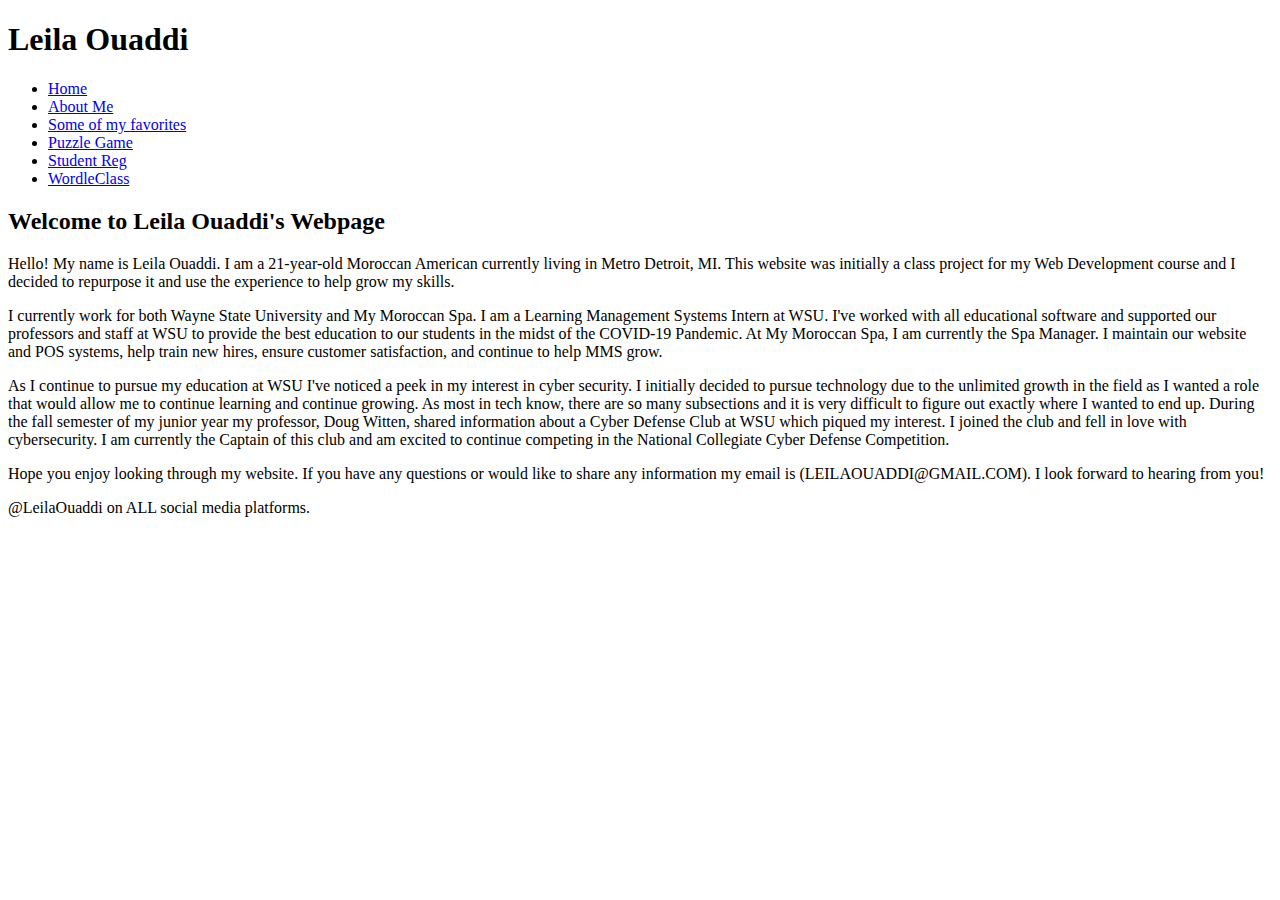
<file: index.html>
<!doctype html>
<html>



<head>
<meta charset="UTF-8">
<title>Leila Ouaddi</title>
<meta name="viewport" content="width=device-width, initial-scale=1">
<style>
<div class="indexstyles">
</style>
</head>
<header>
<h1>Leila Ouaddi <height="200" width="400"></h1>
</header>
<body>
  <nav>
    <ul>
	<li><a href="index.html">Home</a></li>
 	<li><a href="Me.html">About Me</a></li>
	<li><a href="SO.html">Some of my favorites</a></li>
	<li><a href="Puzzle.html">Puzzle Game</a></li>
	<li><a href="studentreg.html">Student Reg</a></li>
	<li><a href="wordleclass.html">WordleClass</a></li>

	
    </ul>
  </nav>  
	<body>
<main>
  <p><h2>Welcome to Leila Ouaddi's Webpage</h2></p>

<p> Hello! My name is Leila Ouaddi. I am a 21-year-old Moroccan American currently living in Metro Detroit, MI. This website was initially a class project for my Web Development course and I decided
	 to repurpose it and use the experience to help grow my skills. </p>
	
<p>I currently work for both Wayne State University and My Moroccan Spa. I am a Learning Management Systems Intern at WSU. I've worked with all educational software and supported our professors
	and staff at WSU to provide the best education to our students in the midst of the COVID-19 Pandemic. At My Moroccan Spa, I am currently the Spa Manager. I maintain our website and POS systems,
	help train new hires, ensure customer satisfaction, and continue to help MMS grow.</p>
	
<p>As I continue to pursue my education at WSU I've noticed a peek in my interest in cyber security. I initially decided to pursue technology due to the unlimited growth in the field as I wanted
a role that would allow me to continue learning and continue growing. As most in tech know, there are so many subsections and it is very difficult to figure out exactly where I wanted to end up.
During the fall semester of my junior year my professor, Doug Witten, shared information about a Cyber Defense Club at WSU which piqued my interest. I joined the club and fell in love with cybersecurity.
I am currently the Captain of this club and am excited to continue competing in the National Collegiate Cyber Defense Competition.</p>

	<p> Hope you enjoy looking through my website. If you have any questions or would like to share any information my email is (LEILAOUADDI@GMAIL.COM). I look forward to hearing from you!</p>


</main>

<footer>
  <p>@LeilaOuaddi on ALL social media platforms.</p>
</footer>

</body>
</div>
</file>
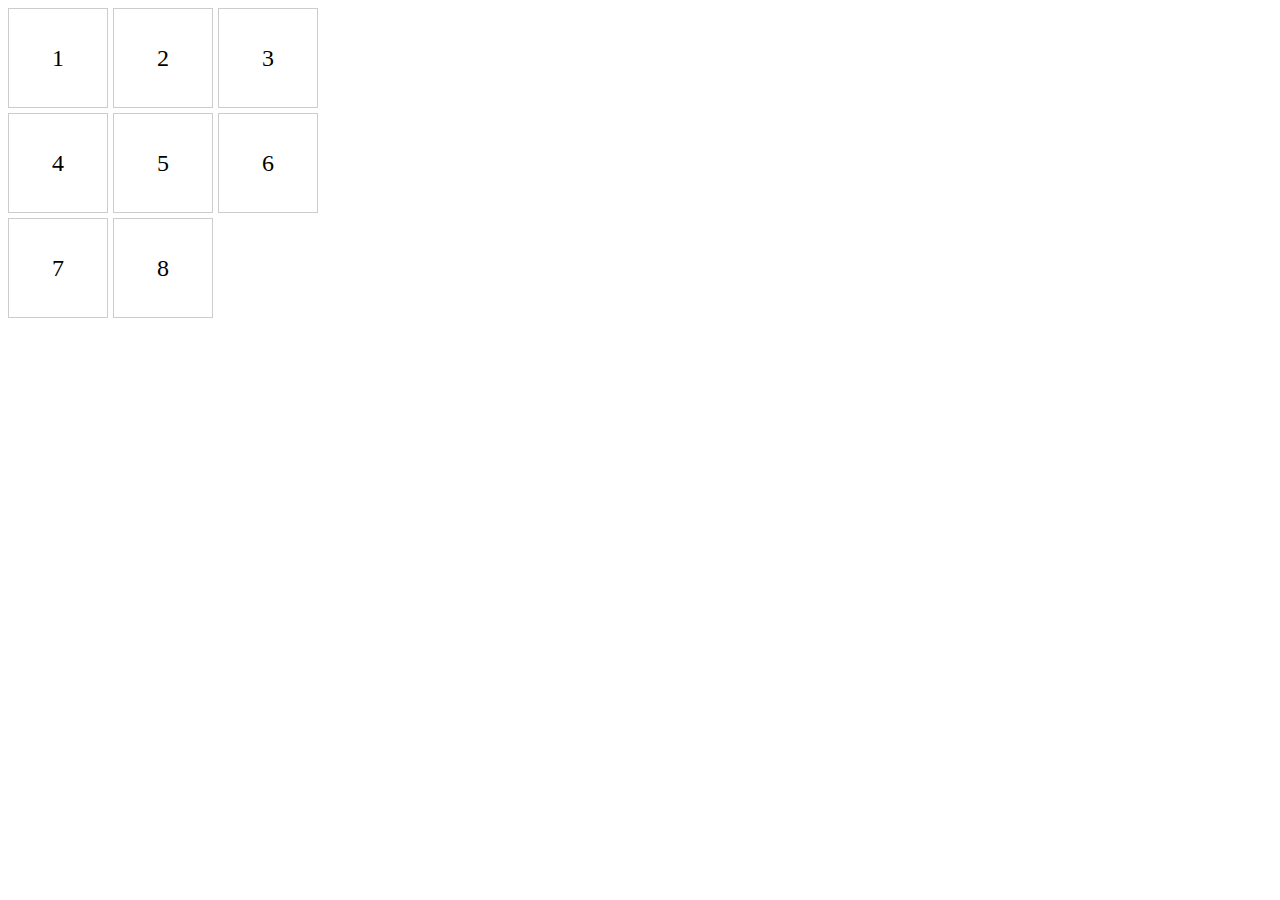
<file: puzgame.html>
<!DOCTYPE html>
<html lang="en">
<head>
<meta charset="UTF-8">
<meta name="viewport" content="width=device-width, initial-scale=1.0">
<title>Number Puzzle</title>
<style>
  .grid-container {
    display: grid;
    grid-template-columns: repeat(3, 100px);
    grid-template-rows: repeat(3, 100px);
    gap: 5px;
  }
  .grid-item {
    border: 1px solid #ccc;
    display: flex;
    justify-content: center;
    align-items: center;
    font-size: 24px;
    cursor: pointer;
  }
  .hidden {
    visibility: hidden;
  }
</style>
</head>
<body>

<div class="grid-container" id="grid">
  <div class="grid-item" data-number="1" onclick="moveNumber(this)">1</div>
  <div class="grid-item" data-number="2" onclick="moveNumber(this)">2</div>
  <div class="grid-item" data-number="3" onclick="moveNumber(this)">3</div>
  <div class="grid-item" data-number="4" onclick="moveNumber(this)">4</div>
  <div class="grid-item" data-number="5" onclick="moveNumber(this)">5</div>
  <div class="grid-item" data-number="6" onclick="moveNumber(this)">6</div>
  <div class="grid-item" data-number="7" onclick="moveNumber(this)">7</div>
  <div class="grid-item" data-number="8" onclick="moveNumber(this)">8</div>
  <div class="grid-item hidden" id="number9">9</div>
</div>

<script>
  let correctOrder = ["1", "2", "3", "4", "5", "6", "7", "8"];
  
  function moveNumber(element) {
    let grid = document.getElementById('grid');
    let items = grid.getElementsByClassName('grid-item');
    
    // Check if the clicked number is movable
    if (element.textContent === '9') return;
    
    // Find empty cell
    let emptyCell = Array.from(items).find(item => item.textContent === '9');
    let currentIndex = Array.from(items).indexOf(element);
    let emptyIndex = Array.from(items).indexOf(emptyCell);
    
    // Check if the clicked number is next to the empty cell
    if ((emptyIndex === currentIndex - 1 && currentIndex % 3 !== 0) || 
        (emptyIndex === currentIndex + 1 && currentIndex % 3 !== 2) ||
        emptyIndex === currentIndex - 3 ||
        emptyIndex === currentIndex + 3) {
      // Swap numbers
      [element.textContent, emptyCell.textContent] = [emptyCell.textContent, element.textContent];
      
      // Check if the numbers are in correct order
      let currentOrder = Array.from(items).map(item => item.textContent);
      if (JSON.stringify(currentOrder) === JSON.stringify(correctOrder)) {
        document.getElementById('number9').classList.remove('hidden');
      }
    }
  }
</script>

</body>
</html>
</file>
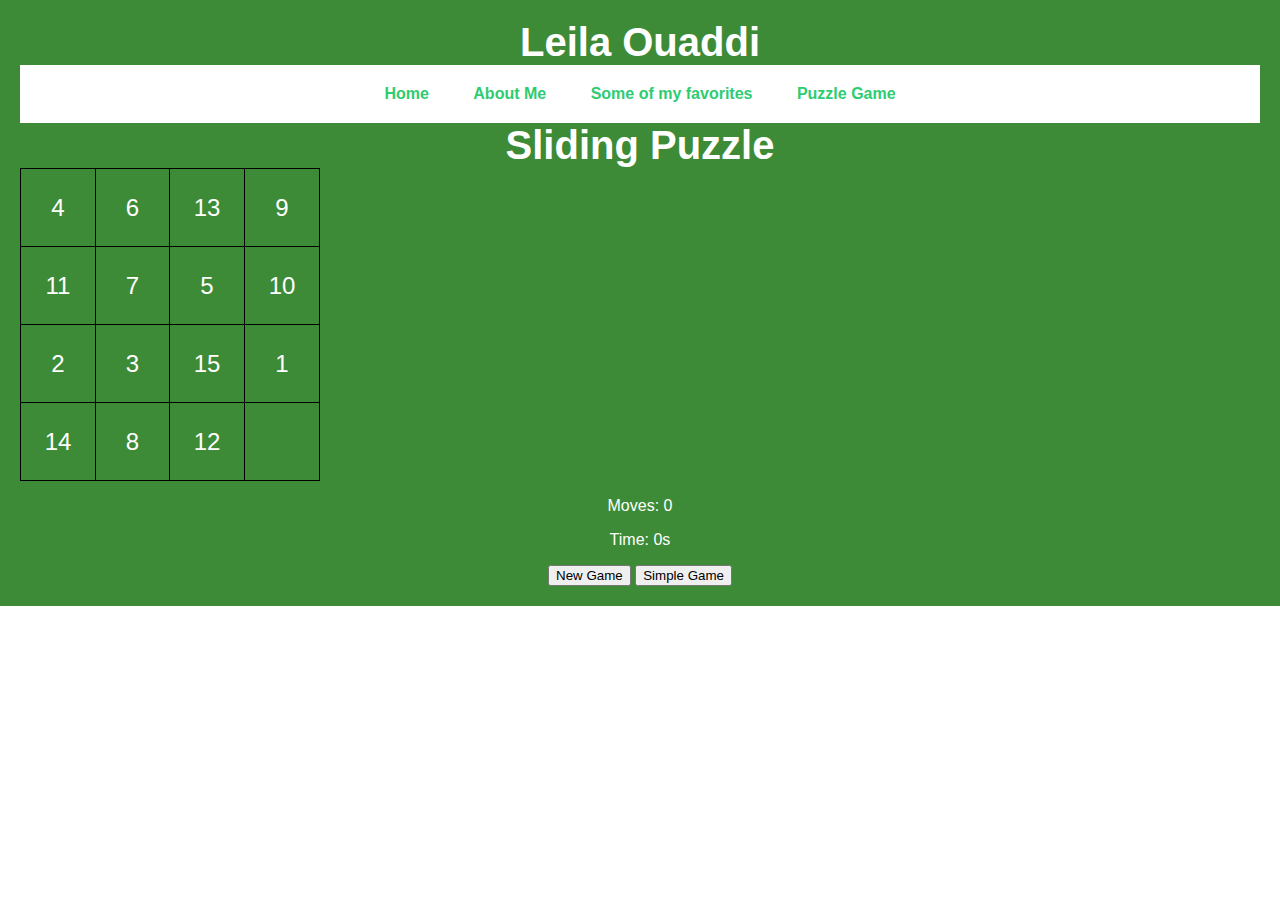
<file: Puzzle.html>
<!DOCTYPE html>
<html>
<head>
<meta charset="UTF-8">
<title>Leila Ouaddi</title>
<meta name="viewport" content="width=device-width, initial-scale=1">
<style>
@import url(indexstyles.css);
</style>
</head>
<header>
<h1>Leila Ouaddi <height="200" width="400"></h1>
<body>
  <nav>
    <ul>
	<li><a href="index.html">Home</a></li>
 	<li><a href="Me.html">About Me</a></li>
	<li><a href="SO.html">Some of my favorites</a></li>
	<li><a href="Puzzle.html">Puzzle Game</a></li>

	
    </ul>
  </nav>  
    <title>Sliding Puzzle</title>
    <style>
        table {
            border-collapse: collapse;
            width: 300px;
            height: 300px;
        }

        td {
            width: 75px;
            height: 75px;
            border: 1px solid black;
            text-align: center;
            font-size: 24px;
            cursor: pointer;
        }
    </style>
</head>
<body>
    <h1>Sliding Puzzle</h1>
    <table id="puzzle">
    </table>
    <p>Moves: <span id="moves">0</span></p>
    <p>Time: <span id="time">0s</span></p>
    <button onclick="newGame()">New Game</button>
    <button onclick="simpleGame()">Simple Game</button>

    <script>
        let board = [];
        let emptyRow = 3;
        let emptyCol = 3;
        let moves = 0;
        let startTime, endTime;

        function shuffleBoard() {
            for (let i = 0; i < 15; i++) {
                board.push(i + 1);
            }
            for (let i = 0; i < 15; i++) {
                const randomIndex = Math.floor(Math.random() * 15);
                [board[i], board[randomIndex]] = [board[randomIndex], board[i]];
            }
        }

        function createBoard() {
            let table = document.getElementById("puzzle");
            let count = 0;
            for (let i = 0; i < 4; i++) {
                let row = table.insertRow(i);
                for (let j = 0; j < 4; j++) {
                    let cell = row.insertCell(j);
                    if (count < 15) {
                        cell.textContent = board[count];
                        cell.onclick = () => moveTile(i, j);
                        count++;
                    }
                }
            }
        }

        function moveTile(row, col) {
            if ((row === emptyRow && Math.abs(col - emptyCol) === 1) ||
                (col === emptyCol && Math.abs(row - emptyRow) === 1)) {
                board[emptyRow * 4 + emptyCol] = board[row * 4 + col];
                board[row * 4 + col] = 0;
                emptyRow = row;
                emptyCol = col;
                moves++;
                document.getElementById("moves").textContent = moves;
                updateBoard();
                if (isGameOver()) {
                    endTime = new Date();
                    const timeDiff = (endTime - startTime) / 1000;
                    document.getElementById("time").textContent = timeDiff + "s";
                    alert("Congratulations! You've solved the puzzle in " + moves + " moves.");
                }
            }
        }

        function isGameOver() {
            for (let i = 0; i < 15; i++) {
                if (board[i] !== i + 1) {
                    return false;
                }
            }
            return true;
        }

        function updateBoard() {
            let cells = document.getElementsByTagName("td");
            for (let i = 0; i < 15; i++) {
                cells[i].textContent = board[i];
            }
        }

        function newGame() {
            board = [];
            emptyRow = 3;
            emptyCol = 3;
            moves = 0;
            document.getElementById("moves").textContent = moves;
            startTime = new Date();
            shuffleBoard();
            createBoard();
            updateBoard();
        }

        function simpleGame() {
            board = [1, 2, 3, 4, 5, 6, 7, 8, 9, 10, 11, 12, 13, 14, 0, 15];
            emptyRow = 3;
            emptyCol = 2;
            moves = 0;
            document.getElementById("moves").textContent = moves;
            startTime = new Date();
            createBoard();
            updateBoard();
        }

        newGame();
    </script>
</body>
</html>
</file>
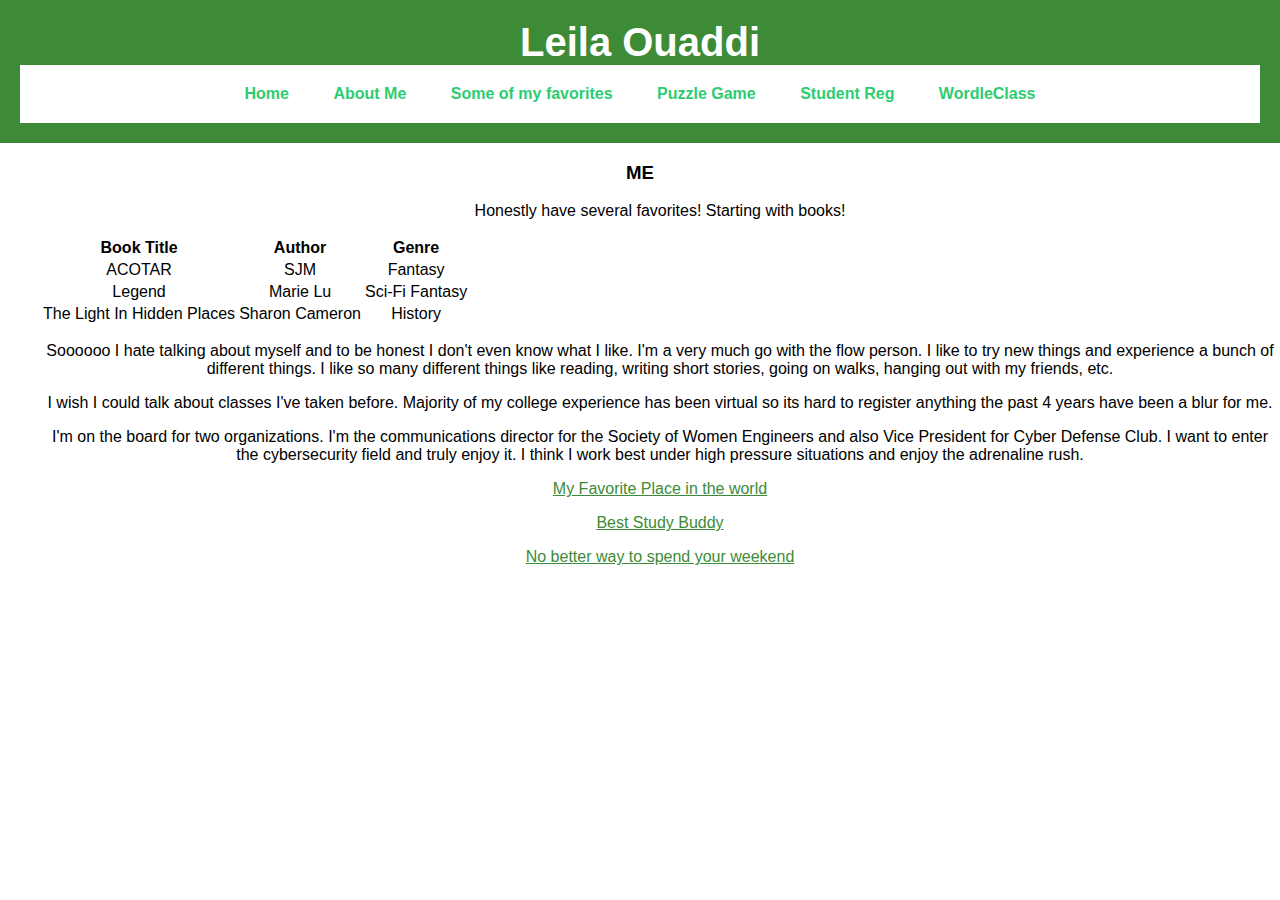
<file: SO.html>
<!DOCTYPE html>
<html>

<title>leilaouaddi.com</title>

<head>
<meta charset="utf-8">
<meta name="viewport" content="width=device-width, initial-scale=1">
<style>
@import url(indexstyles.css);
</style>
<header>
  <h1>Leila Ouaddi <height="200" width="400"></h1>
  <nav>
    <ul>
	<li><a href="index.html">Home</a></li>
 	<li><a href="Me.html">About Me</a></li>
	<li><a href="SO.html">Some of my favorites</a></li>
	<li><a href="Puzzle.html">Puzzle Game</a></li>
	<li><a href="studentreg.html">Student Reg</a></li>
	<li><a href="wordleclass.html">WordleClass</a></li>	


    </ul>
  </nav>  

</header>
<body>

<dl>
<h3><dt> ME </dt></h3>

<dd><p> Honestly have several favorites! Starting with books! </p><dd>
<table>
  <tr>
    <th>Book Title</th>
    <th>Author</th>
    <th>Genre</th>
  </tr>
  <tr>
    <td>ACOTAR</td>
    <td>SJM</td>
    <td>  Fantasy</td>
  </tr>
  <tr>
    <td>Legend</td>
    <td>Marie Lu</td>
    <td>Sci-Fi Fantasy</td>
  </tr>
  <tr>
    <td>The Light In Hidden Places</td>
    <td>Sharon Cameron</td>
    <td>History</td>
  </tr>
</table>

<dd><p>Soooooo I hate talking about myself and to be honest I don't even know what I like. I'm a very much go with the flow person. I like to try new things and experience a bunch of different things. I like so many different things like reading, writing short stories, going on walks, hanging out with my friends, etc. </p><dd>

<dd><p> I wish I could talk about classes I've taken before. Majority of my college experience has been virtual so its hard to register anything the past 4 years have been a blur for me.</p><dd>

<dd><p>I'm on the board for two organizations. I'm the communications director for the Society of Women Engineers and also Vice President for Cyber Defense Club. I want to enter the cybersecurity field and truly enjoy it. I think I work best under high pressure situations and enjoy the adrenaline rush.</p><dd>

<p><a href="http://www.barnesandnoble.com">My Favorite Place in the world</a></p>
<p><a href="http://www.starbucks.com">Best Study Buddy</a></p>
<p><a href="http://www.hulu.com">No better way to spend your weekend</a></p>



</body>
</html>
</file>
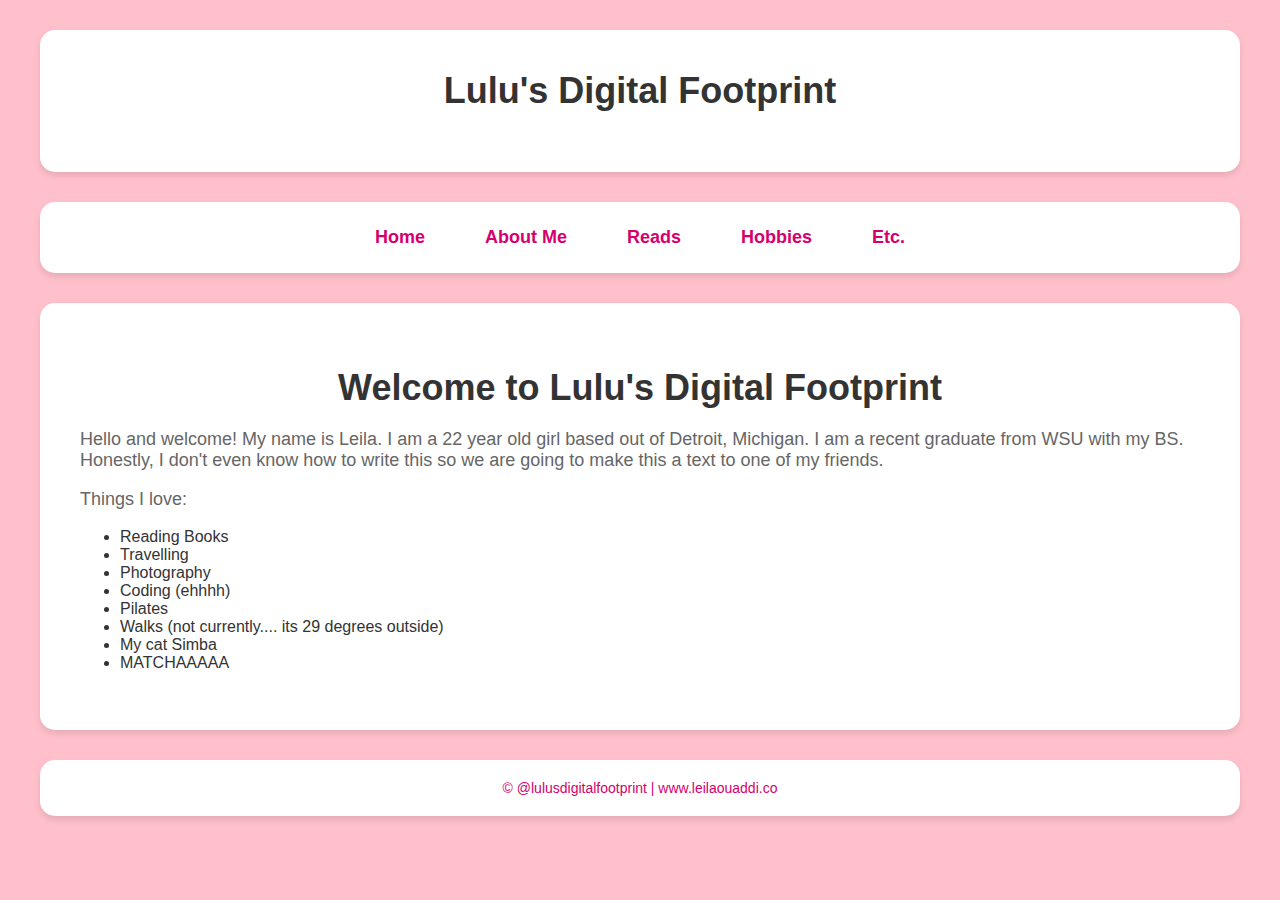
<file: test.html>
<!DOCTYPE html>
<html lang="en">
<head>
    <meta charset="UTF-8">
    <meta name="viewport" content="width=device-width, initial-scale=1.0">
    <meta http-equiv="X-UA-Compatible" content="ie=edge">
    <title>Lulu's Digital Footprint</title>

    <link href="https://fonts.googleapis.com/css2?family=Pacifico&display=swap" rel="stylesheet">

    <style>
        /* General body styling */
        body {
            font-family: Arial, sans-serif;
            margin: 0;
            padding: 0;
            background-color: pink; /* Pink background for the entire page */
            color: #333;
        }

        /* Container for the whole page */
        .container {
            max-width: 1200px; /* To ensure the page doesn't stretch too wide */
            margin: 0 auto;
            padding: 30px;
        }
]
        /* Header section with white bubble background */
        header {
            background-color: white;
            padding: 40px;
            border-radius: 15px; /* Rounded corners for the bubble effect */
            margin-bottom: 30px; /* Spacing between header and content */
            box-shadow: 0 4px 6px rgba(0, 0, 0, 0.1); /* Subtle shadow for depth */
        }

        header h1 {
            margin: 0;
            font-size: 32px;
            color: #333;
        }

        header p {
            font-size: 18px;
            margin-top: 10px;
            color: #666;
        }

        /* Navigation menu under the header with a white bubble */
        nav {
            background-color: white;
            padding: 15px;
            border-radius: 15px;
            display: flex;
            justify-content: center;
            gap: 20px;
            margin-bottom: 30px;
            box-shadow: 0 4px 6px rgba(0, 0, 0, 0.1); /* Subtle shadow for depth */
        }

        nav a {
            text-decoration: none;
            font-size: 18px;
            color: #d5006d; /* Pink color for links */
            font-weight: bold;
            padding: 10px 20px;
            border-radius: 5px;
            transition: background-color 0.3s ease, color 0.3s ease;
        }

        nav a:hover {
            background-color: #d5006d; /* Darker pink on hover */
            color: white;
        }

        /* Main content section behind the header with a white bubble */
        .content {
            background-color: white;
            padding: 40px;
            border-radius: 15px;
            box-shadow: 0 4px 6px rgba(0, 0, 0, 0.1); /* Subtle shadow for depth */
            margin-bottom: 30px; /* Spacing between content and footer */
        }

        .content h1 {
            font-size: 36px;
            color: #333;
            margin-bottom: 20px;
        }

        .content p {
            font-size: 18px;
            color: #666;
        }

        /* Footer section with white bubble */
        footer {
            background-color: white;
            text-align: center;
            padding: 20px;
            border-radius: 15px;
            box-shadow: 0 4px 6px rgba(0, 0, 0, 0.1); /* Subtle shadow for depth */
        }

        footer p {
            font-size: 14px;
            color: #d5006d;
            margin: 0;
        }

        footer a {
            color: #d5006d;
            text-decoration: none;
        }
        .center-text {
    text-align: center;
}
        .font-pacifico {
            font-family: 'Pacifico', cursive;
        }
        

    </style>
</head>
<body>

    <div class="container">
        <div class ="content">
            <div class="center-text">
        <!-- Header Section -->
        <header>

            <h1>Lulu's Digital Footprint</h1>

        </header>
            </div>
        </div>
        <!-- Navigation Menu -->
        <nav>
            
            <a href="#home">Home</a>
            <a href="text.html">About Me</a>
            <a href="#reads">Reads</a>
            <a href="#hobbies">Hobbies</a>
            <a href="#etc">Etc.</a>
        </nav>

        <!-- Main Content Section -->
        <div class="content">
            <div class="center-text">
            <h1>Welcome to Lulu's Digital Footprint</h1>
            </div>
            
            <p>Hello and welcome! My name is Leila. I am a 22 year old girl based out of Detroit, Michigan. I am a recent
                graduate from WSU with my BS. Honestly, I don't even know how to write this so we are going to make this a text to
                one of my friends. </p>

              <p class="pacifico-text">Things I love: </p>
        <p class="pacifico-text">
            <ul>
                    <li>Reading Books</li>
                    <li>Travelling</li>
                    <li>Photography</li>
                    <li>Coding (ehhhh)</li>
                    <li> Pilates</li>
                    <li>Walks (not currently.... its 29 degrees outside)</li>
                    <li>My cat Simba</li>
                    <li>MATCHAAAAA</li>
                </ul>

        </p>
        </div>

        <!-- Footer Section -->
        <footer>
            <p>&copy; @lulusdigitalfootprint | <a href="http://www.leilaouaddi.co" target="_blank">www.leilaouaddi.co</a></p>
        </footer>
    </div>

</body>
</html>
</file>
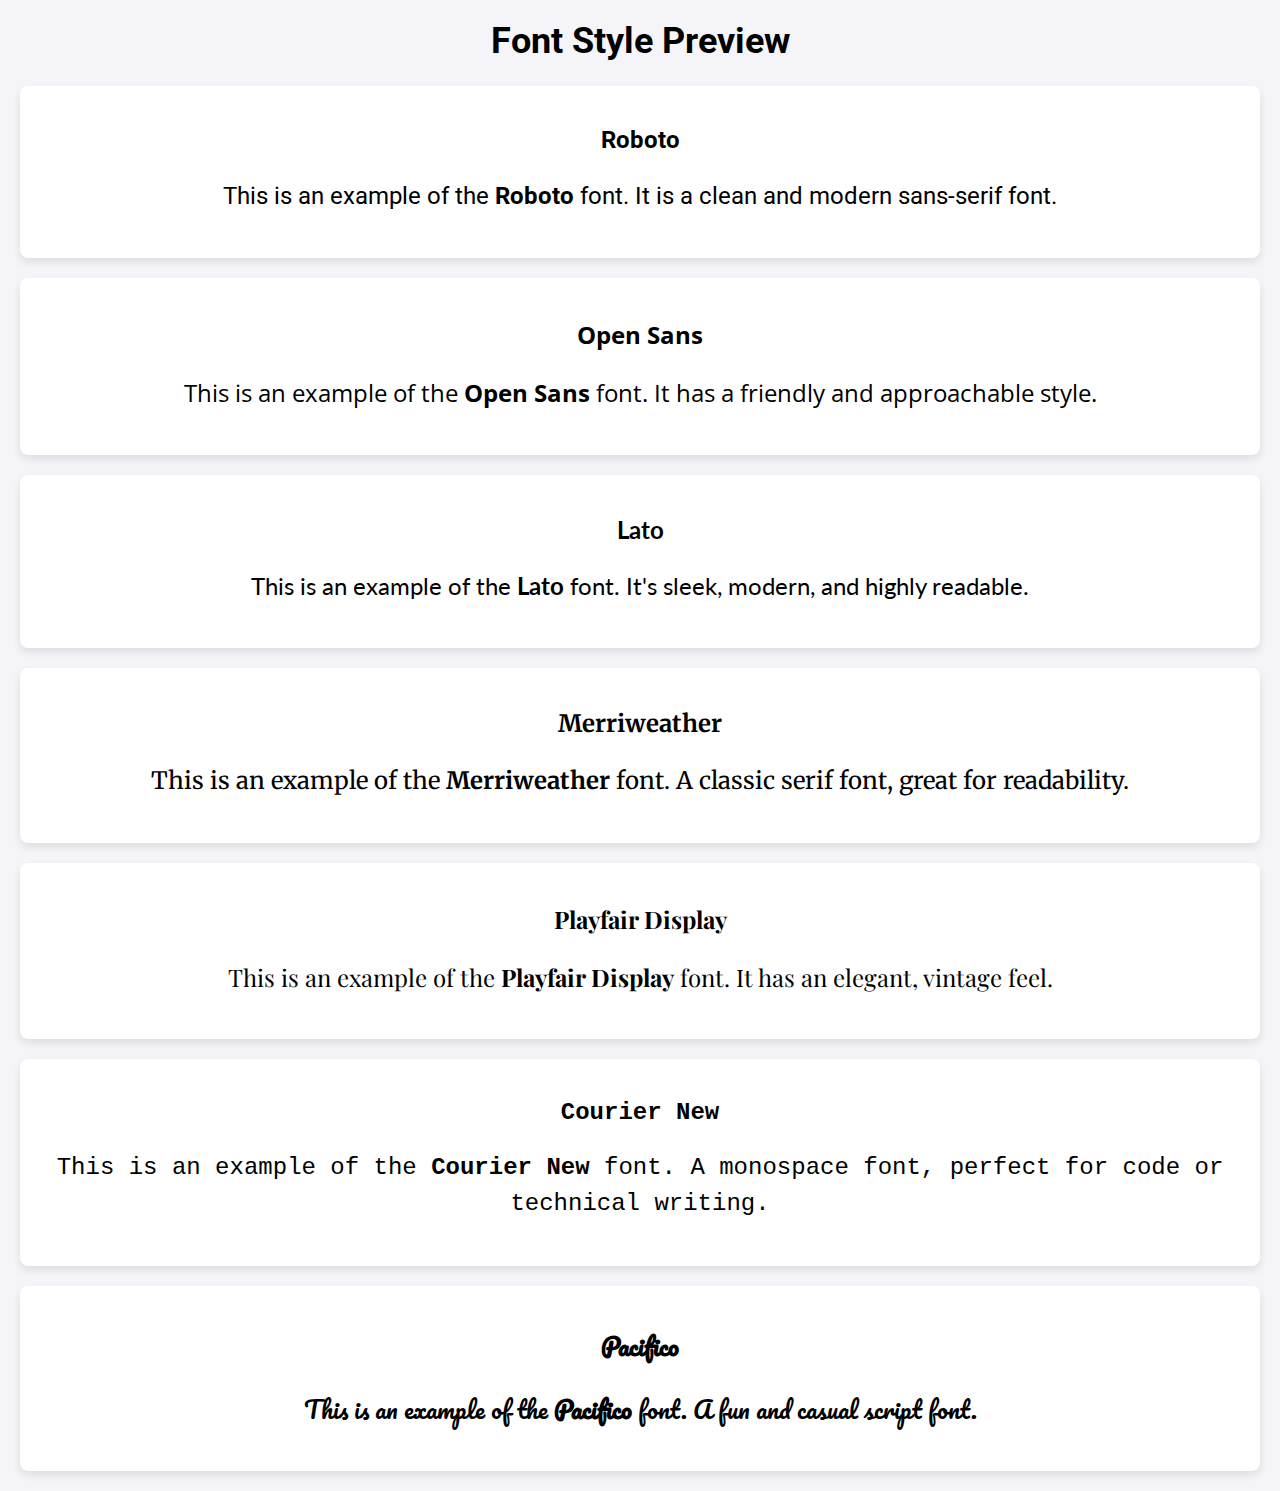
<file: text.html>
<!DOCTYPE html>
<html lang="en">
<head>
    <meta charset="UTF-8">
    <meta name="viewport" content="width=device-width, initial-scale=1.0">
    <title>Font Preview</title>
    <link href="https://fonts.googleapis.com/css2?family=Roboto:wght@400;700&family=Open+Sans:wght@400;700&family=Lato:wght@300;400;700&family=Merriweather:wght@400;700&family=Playfair+Display:wght@400;700&family=Courier+New&family=Pacifico&display=swap" rel="stylesheet">
    <style>
        body {
            font-family: 'Roboto', sans-serif;
            background-color: #f4f4f9;
            margin: 0;
            padding: 0;
            text-align: center;
        }

        h1 {
            font-size: 36px;
            margin-top: 20px;
        }

        .font-preview {
            margin: 20px;
            padding: 20px;
            background-color: white;
            border-radius: 8px;
            box-shadow: 0 4px 8px rgba(0, 0, 0, 0.1);
            text-align: center;
        }

        .font-preview p {
            font-size: 24px;
            line-height: 1.5;
        }

        .font-roboto {
            font-family: 'Roboto', sans-serif;
        }

        .font-open-sans {
            font-family: 'Open Sans', sans-serif;
        }

        .font-lato {
            font-family: 'Lato', sans-serif;
        }

        .font-merriweather {
            font-family: 'Merriweather', serif;
        }

        .font-playfair {
            font-family: 'Playfair Display', serif;
        }

        .font-courier {
            font-family: 'Courier New', monospace;
        }

        .font-pacifico {
            font-family: 'Pacifico', cursive;
        }
    </style>
</head>
<body>

    <h1>Font Style Preview</h1>

    <!-- Roboto -->
    <div class="font-preview font-roboto">
        <h2>Roboto</h2>
        <p>This is an example of the <strong>Roboto</strong> font. It is a clean and modern sans-serif font.</p>
    </div>

    <!-- Open Sans -->
    <div class="font-preview font-open-sans">
        <h2>Open Sans</h2>
        <p>This is an example of the <strong>Open Sans</strong> font. It has a friendly and approachable style.</p>
    </div>

    <!-- Lato -->
    <div class="font-preview font-lato">
        <h2>Lato</h2>
        <p>This is an example of the <strong>Lato</strong> font. It's sleek, modern, and highly readable.</p>
    </div>

    <!-- Merriweather -->
    <div class="font-preview font-merriweather">
        <h2>Merriweather</h2>
        <p>This is an example of the <strong>Merriweather</strong> font. A classic serif font, great for readability.</p>
    </div>

    <!-- Playfair Display -->
    <div class="font-preview font-playfair">
        <h2>Playfair Display</h2>
        <p>This is an example of the <strong>Playfair Display</strong> font. It has an elegant, vintage feel.</p>
    </div>

    <!-- Courier New -->
    <div class="font-preview font-courier">
        <h2>Courier New</h2>
        <p>This is an example of the <strong>Courier New</strong> font. A monospace font, perfect for code or technical writing.</p>
    </div>

    <!-- Pacifico -->
    <div class="font-preview font-pacifico">
        <h2>Pacifico</h2>
        <p>This is an example of the <strong>Pacifico</strong> font. A fun and casual script font.</p>
    </div>

</body>
</html>
</file>
